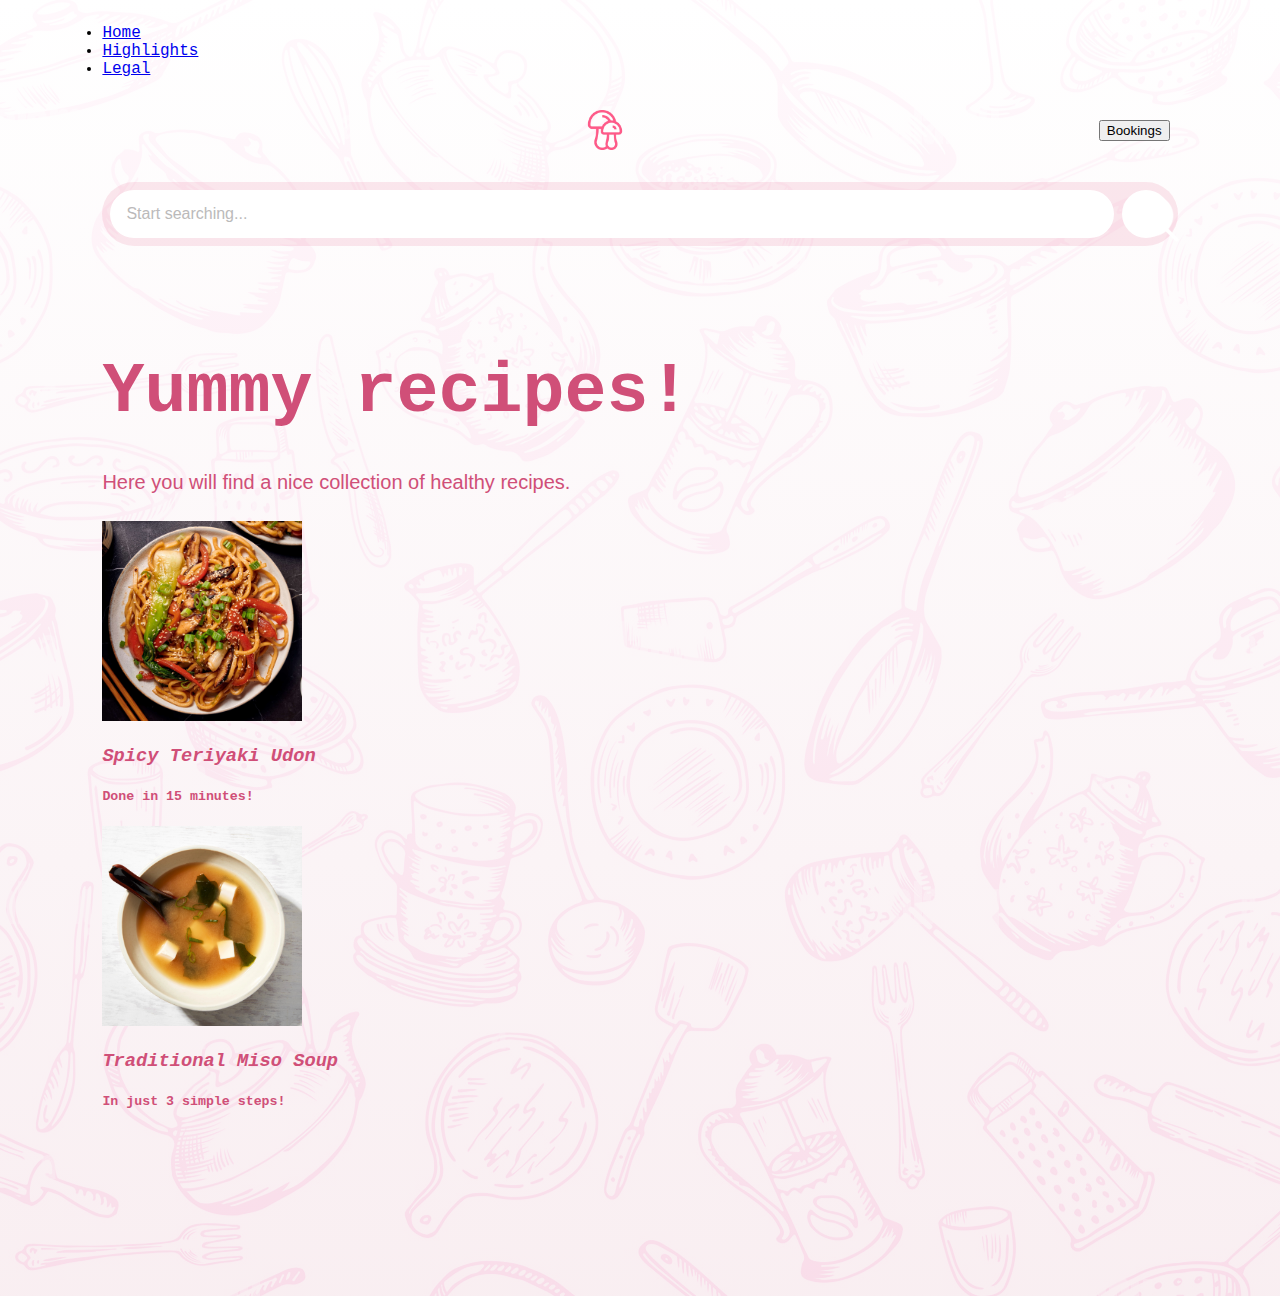
<file: index.html>
<!DOCTYPE html>
<html lang="en">
<head>
    <meta charset="UTF-8">
    <meta name="viewport" content="width=device-width, initial-scale=1.0">
    <title>Cooking recipes</title>
    <link rel="stylesheet" href="style.css">
    
</head>
<body>
<div class="container">
    <!-- Navigation -->
     <div class="off-screen-menu">
        <ul>
            <li><a href="index.html">Home</a></li>
            <li><a href="highlights.html">Highlights</a></li>
            <li><a href="legal.html">Legal</a></li>
        </ul>
     </div>
    <nav> 
        <div class="hamburger">
            <span></span>
            <span></span>
            <span></span>
        </div>
        <img src="./img/logo pink.png" class="logo">
        <button class="btn">Bookings</button>
    </nav> 
    <div>
        <form action="" class="search-bar">
            <input type="text" placeholder="Start searching..." name="q">
            <button type="submit"><img src="./img/search.png"></button>
        </form>
    </div>

    <!-- Content -->
    <div class="content">
        <h1><b>Yummy recipes!</b></h1>
        <h2>Here you will find a nice collection of healthy recipes.</h2> 
        <img src="./img/teriyaki.jpg" alt="Teriyaki" height="200" width="200">
        
        <h3><i>Spicy Teriyaki Udon</i></h3>
        <h5>Done in 15 minutes!</h5>
        
        <img src="./img/miso.jpeg" alt="Miso" height="200" width="200">
        <h3><i>Traditional Miso Soup</i></h3>
        <h5>In just 3 simple steps!</h5>    
    </div>
</div>      
</body>
</html>
</file>
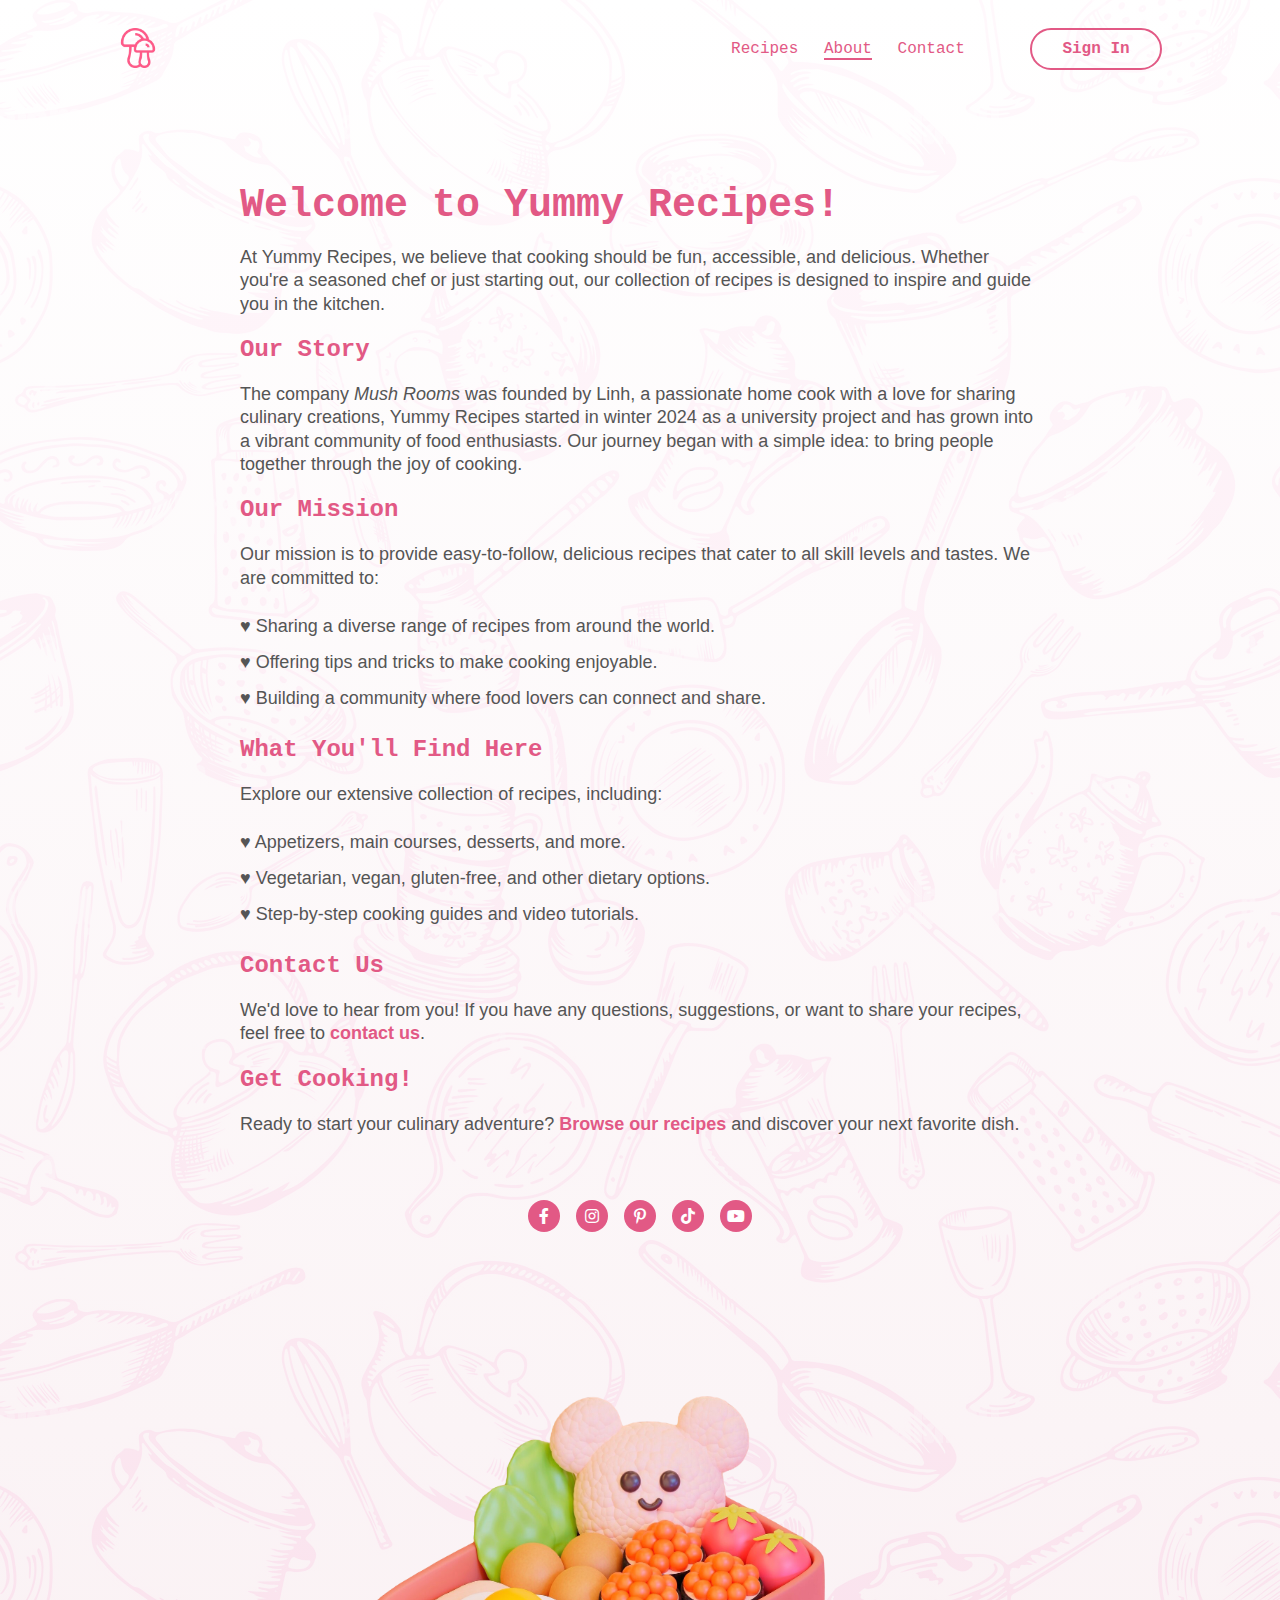
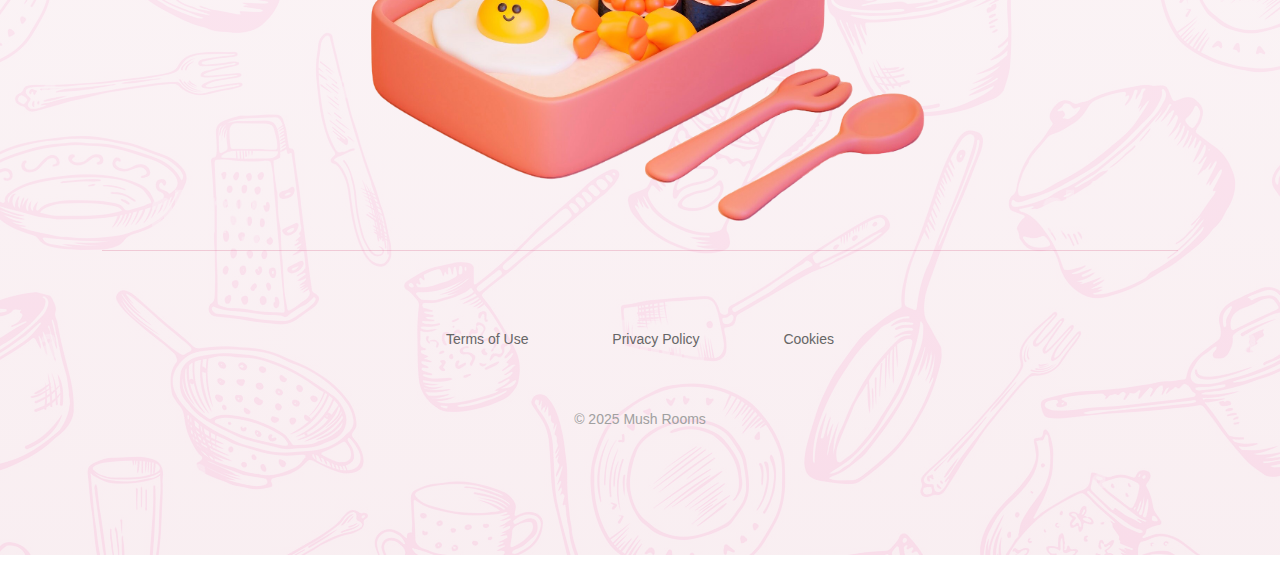
<file: about.html>
<!DOCTYPE html>
<html lang="en">
<head>
    <meta charset="UTF-8">
    <meta name="viewport" content="width=device-width, initial-scale=1.0">
    <title>About | Yummy Recipes</title>
    <link rel="stylesheet" href="style.css">
    <link href="https://cdnjs.cloudflare.com/ajax/libs/font-awesome/5.15.4/css/all.min.css" rel="stylesheet">
</head>
<body>
<div class="container">
    <!-- Navigation -->
    <nav>
        <a href="index.html">
            <img src="./img/logo pink.png" class="logo">
        </a>
        <ul>
            <li><a href="recipes.html">Recipes</a></li>
            <li class="active"><a href="about.html">About</a></li>
            <li><a href="contact.html">Contact</a></li>
            <li class="btn"><a href="login.html">Sign In</a></li>
    </nav> 
    <!-- About -->
    <div class="about-container">
        <div class="about">
        <h1>Welcome to Yummy Recipes!</h1>
        <p>
            At Yummy Recipes, we believe that cooking should be fun, accessible, and delicious. Whether you're a seasoned chef or just starting out, our collection of recipes is designed to inspire and guide you in the kitchen.
        </p>
        <h2>Our Story</h2>
        <p>
            The company <i>Mush Rooms</i> was founded by Linh, a passionate home cook with a love for sharing culinary creations, Yummy Recipes started in winter 2024 as a university project and has grown into a vibrant community of food enthusiasts. Our journey began with a simple idea: to bring people together through the joy of cooking.
        </p>
        <h2>Our Mission</h2>
        <p>
            Our mission is to provide easy-to-follow, delicious recipes that cater to all skill levels and tastes. We are committed to:
        </p>
        <ul>
            <li>♥ Sharing a diverse range of recipes from around the world.</li>
            <li>♥ Offering tips and tricks to make cooking enjoyable.</li>
            <li>♥ Building a community where food lovers can connect and share.</li>
        </ul>
        <h2>What You'll Find Here</h2>
        <p>
            Explore our extensive collection of recipes, including:
        </p>
        <ul>
            <li>♥ Appetizers, main courses, desserts, and more.</li>
            <li>♥ Vegetarian, vegan, gluten-free, and other dietary options.</li>
            <li>♥ Step-by-step cooking guides and video tutorials.</li>
        </ul>
        <h2>Contact Us</h2>
        <p>
            We'd love to hear from you! If you have any questions, suggestions, or want to share your recipes, feel free to <b><a href="contact.html">contact us</a></b>.
        </p>
        <h2>Get Cooking!</h2>
        <p>
            Ready to start your culinary adventure? <b><a href="recipes.html">Browse our recipes</a></b> and discover your next favorite dish.
        </p>
        <div class="social-links">
            <ul>
                <li><a href="https://www.facebook.com" target="_blank" aria-label="Facebook"><i class="fab fa-facebook-f"></i></a></li>
                <li><a href="https://www.instagram.com" target="_blank" aria-label="Instagram"><i class="fab fa-instagram"></i></a></li>
                <li><a href="https://www.pinterest.com" target="_blank" aria-label="Pinterest"><i class="fab fa-pinterest-p"></i></a></li>
                <li><a href="https://www.tiktok.com" target="_blank" aria-label="TikTok"><i class="fab fa-tiktok"></i></a></li>
                <li><a href="https://www.youtube.com" target="_blank" aria-label="YouTube"><i class="fab fa-youtube"></i></a></li>
            </ul>
        </div>
        </div>
    </div>
    <!-- Footer -->
    <div class="bento-container">
        <img src="./img/bento bottom.png" alt="bento bottom" class="bento-bottom">
    </div>
    <footer class="footer">
        <div class="footer-content">
            <a href="terms.html">Terms of Use</a>
            <a href="privacy.html">Privacy Policy</a>
            <a href="cookies.html">Cookies</a>
            <span>© 2025 Mush Rooms</span>
        </div>
    </footer>    
</div>      
<script scr="script.js"></script>
</body>
</html>
</file>
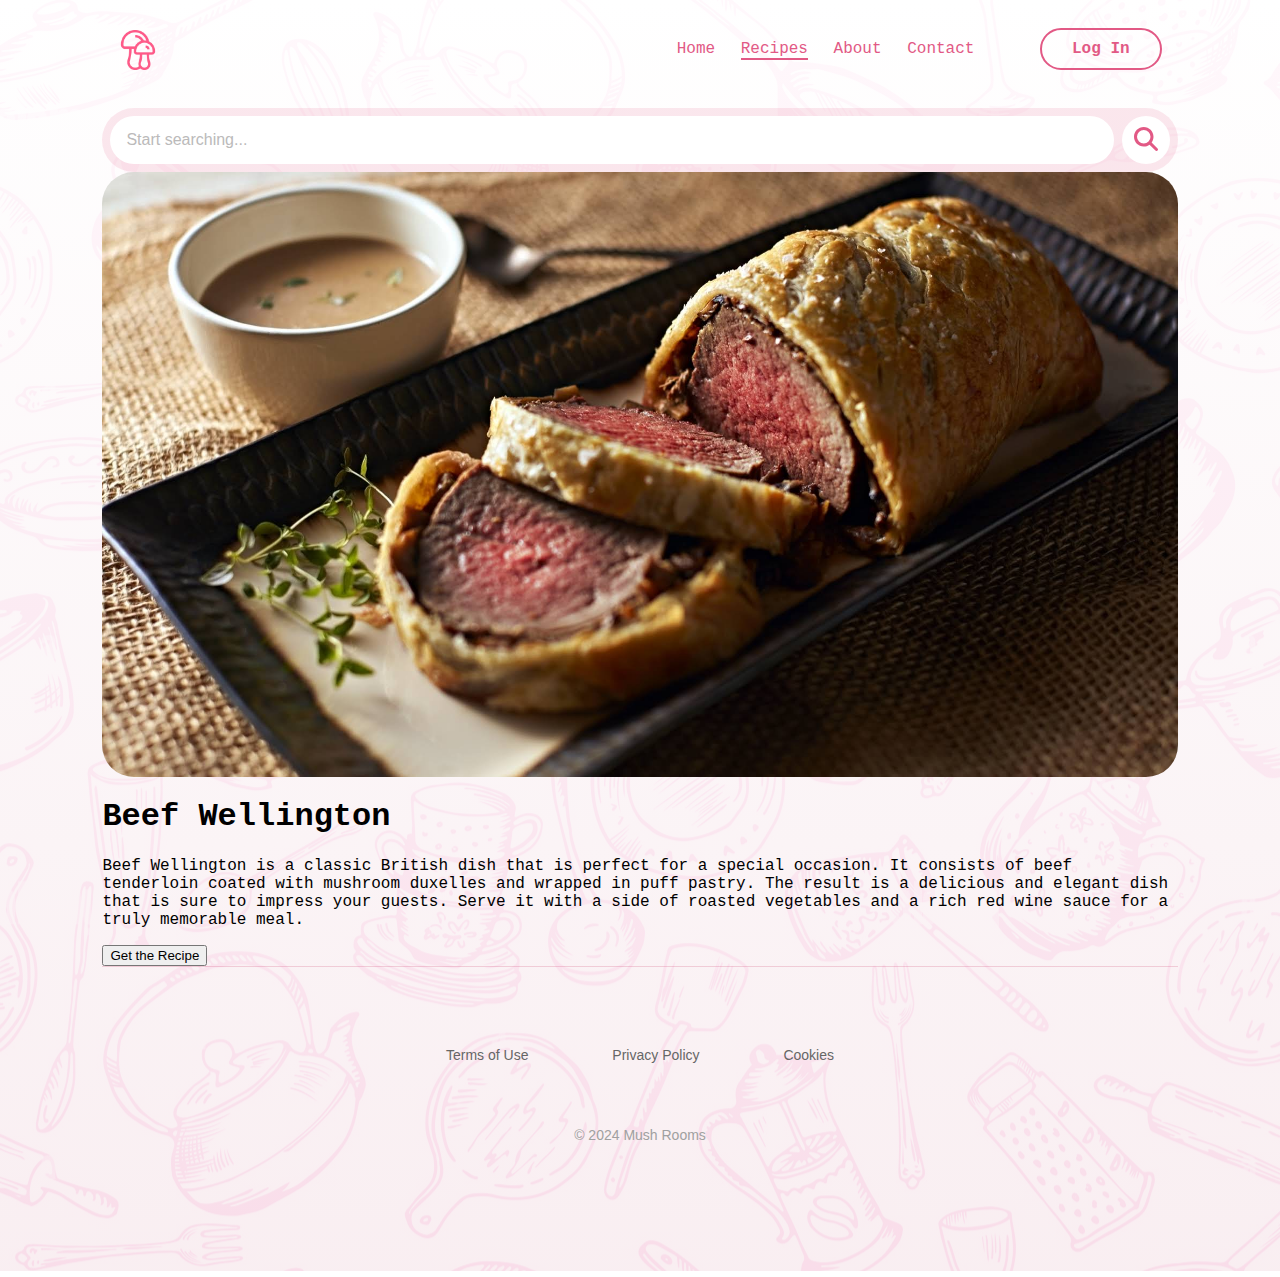
<file: beefwellington.html>
<!DOCTYPE html>
<html lang="en">
<head>
    <meta charset="UTF-8">
    <meta name="viewport" content="width=device-width, initial-scale=1.0">
    <title>Cooking recipes</title>
    <link rel="stylesheet" href="style.css">
</head>
<body>
<div class="container">
    <!-- Navigation -->
    <nav>
        <img src="./img/logo pink.png" class="logo">
        <ul>
            <li><a href="index.html">Home</a></li>
            <li class="active"><a href="recipes.html">Recipes</a></li>
            <li><a href="about.html">About</a></li>
            <li><a href="contact.html">Contact</a></li>
            <li class="btn"><a href="login.html">Log In</a></li>
    </nav> 
    <div>
    <form action="" class="search-bar">
        <input type="text" placeholder="Start searching..." name="q">
        <button type="submit" class="search-btn">
            <!-- Default Pink Icon -->
            <svg class="search-icon" xmlns="http://www.w3.org/2000/svg" viewBox="0 0 512 512">
                <path fill="#e25985" d="M416 208c0 45.9-14.9 88.3-40 122.7L502.6 457.4c12.5 12.5 12.5 32.8 0 45.3s-32.8 12.5-45.3 0L330.7 376c-34.4 25.2-76.8 40-122.7 40C93.1 416 0 322.9 0 208S93.1 0 208 0S416 93.1 416 208zM208 352a144 144 0 1 0 0-288 144 144 0 1 0 0 288z"/>
            </svg>
            <!-- White Icon for Hover -->
            <svg class="white-icon" xmlns="http://www.w3.org/2000/svg" viewBox="0 0 512 512" style="display: none;">
                <path fill="#ffffff" d="M416 208c0 45.9-14.9 88.3-40 122.7L502.6 457.4c12.5 12.5 12.5 32.8 0 45.3s-32.8 12.5-45.3 0L330.7 376c-34.4 25.2-76.8 40-122.7 40C93.1 416 0 322.9 0 208S93.1 0 208 0S416 93.1 416 208zM208 352a144 144 0 1 0 0-288 144 144 0 1 0 0 288z"/>
            </svg>
        </button>
    </form>
    </div>
    <!-- Recipe -->
    <div class="recipe-image-container">
        <img src="./img/beef wellington.jpg" alt="Beef Wellington" class="recipe-img">
    </div>
    <div>
        <h1>Beef Wellington</h1>
        <p>Beef Wellington is a classic British dish that is perfect for a special occasion. It consists of beef tenderloin coated with mushroom duxelles and wrapped in puff pastry. The result is a delicious and elegant dish that is sure to impress your guests. Serve it with a side of roasted vegetables and a rich red wine sauce for a truly memorable meal.</p>
        <button class="btn">Get the Recipe</button>
    </div>
    <!-- Footer -->
    <div img src="./img/ramen bottom.png" class="footer-img"></div>
    <footer class="footer">
        <div class="footer-content">
            <a href="terms.html">Terms of Use</a>
            <a href="privacy.html">Privacy Policy</a>
            <a href="cookies.html">Cookies</a>
            <span>© 2024 Mush Rooms</span>
        </div>
    </footer>
    </div>                
<script scr="script.js"></script>
</body>
</html>
</file>
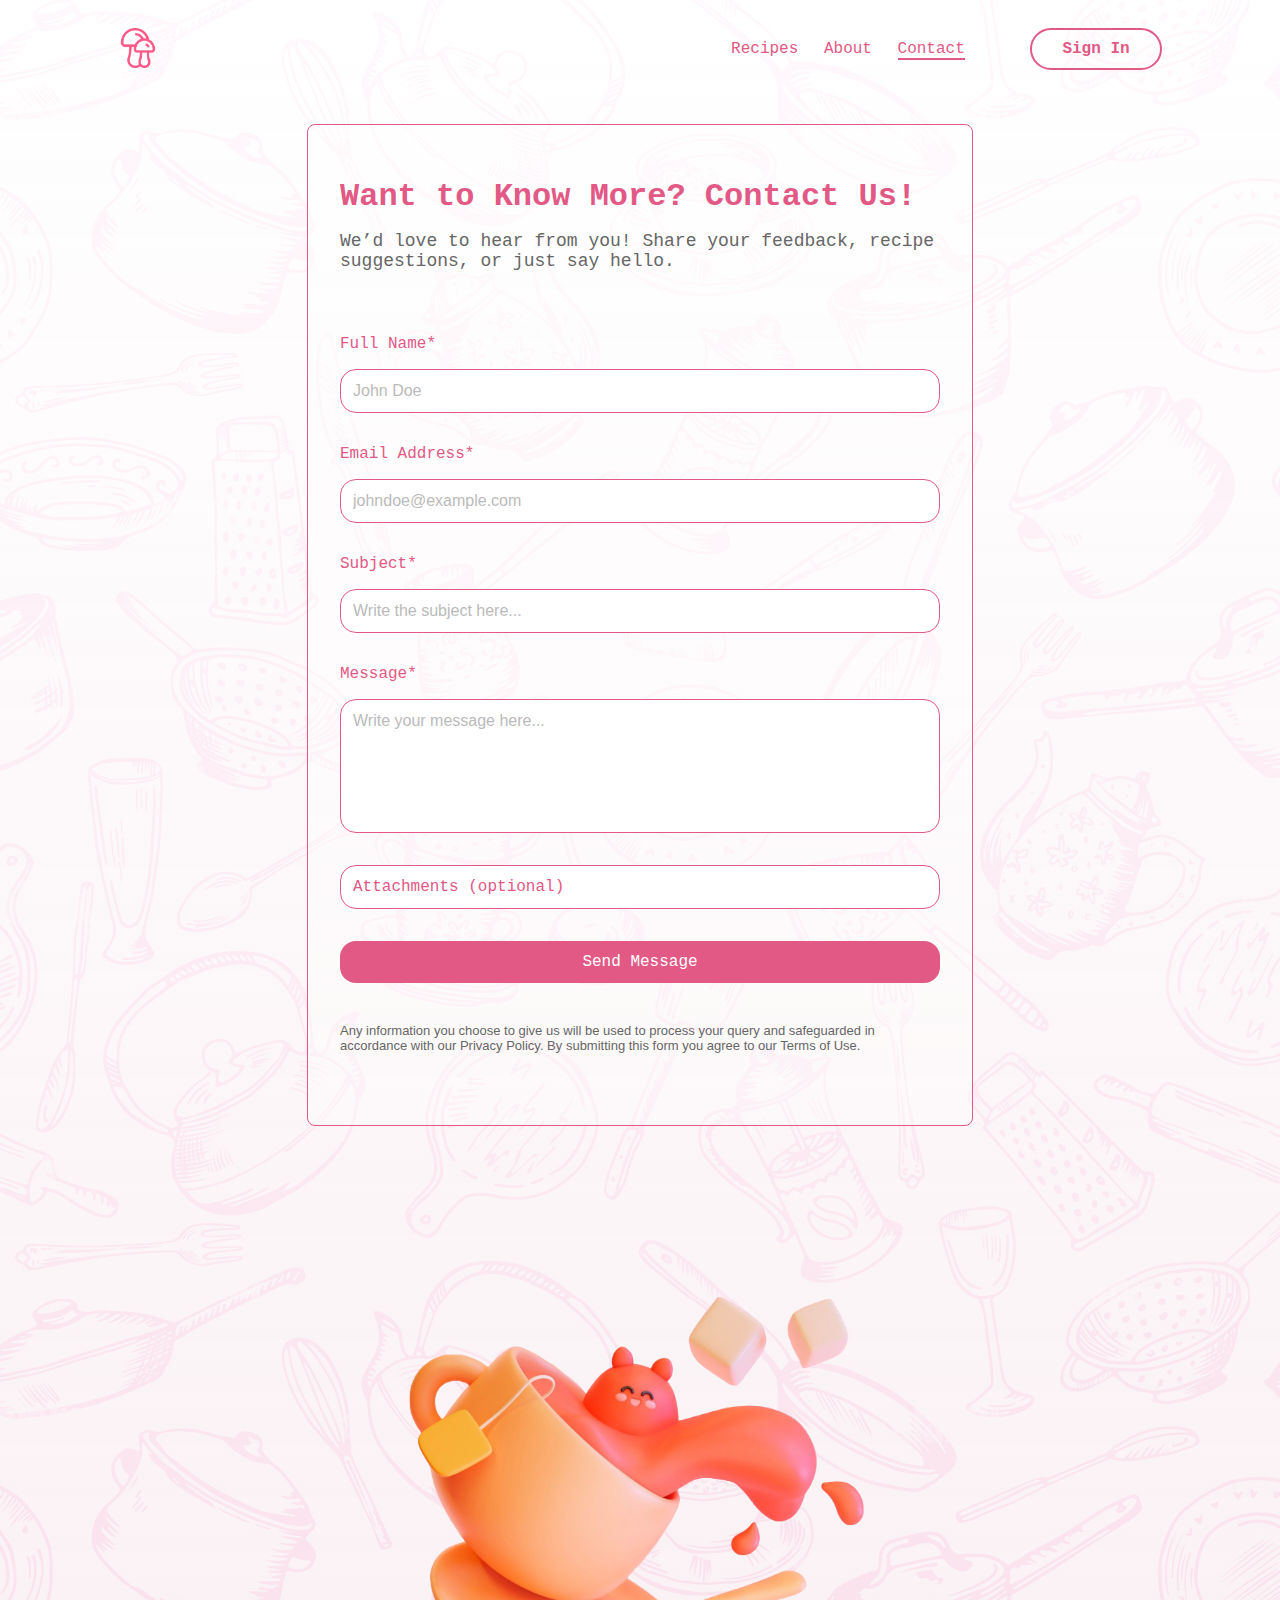
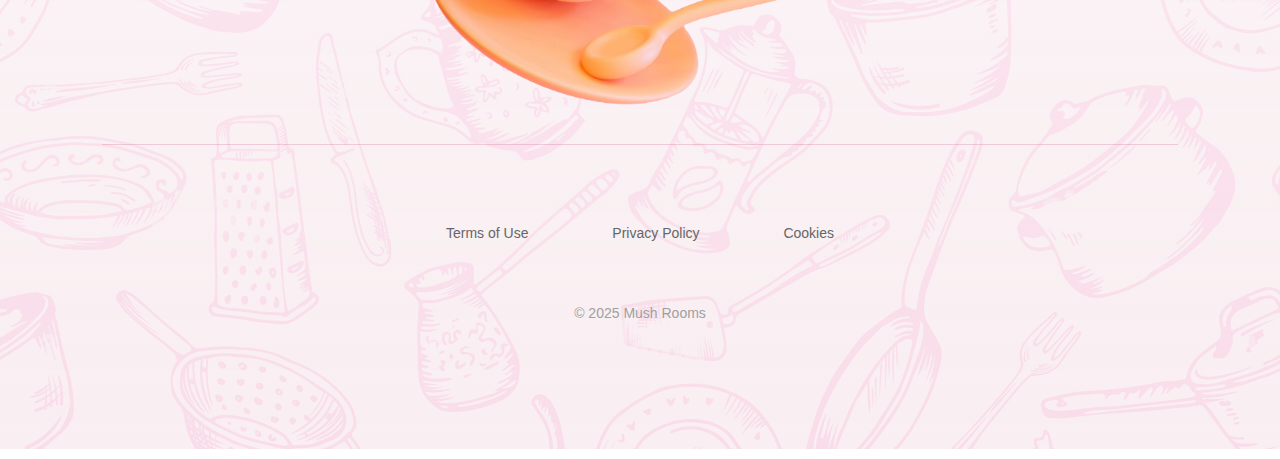
<file: contact.html>
<!DOCTYPE html>
<html lang="en">
<head>
    <meta charset="UTF-8">
    <meta name="viewport" content="width=device-width, initial-scale=1.0">
    <title>Contact Page | Yummy Recipes</title>
    <link rel="stylesheet" href="style.css">
</head>
<body>
<div class="container">
    <!-- Navigation -->
    <nav>
        <a href="index.html">
            <img src="./img/logo pink.png" class="logo">
        </a>
        <ul>
            <li><a href="recipes.html">Recipes</a></li>
            <li><a href="about.html">About</a></li>
            <li class="active"><a href="contact.html">Contact</a></li>
            <li class="btn"><a href="login.html">Sign In</a></li>
    </nav> 
    <div>
</div>
    <!-- Form -->
    <main>
        <section class="contact-section">
            <h1>Want to Know More? Contact Us!</h1>
            <h2>We’d love to hear from you! Share your feedback, recipe suggestions, or just say hello.</h2>
            <form action="submit_form.php" method="POST" class="contact-form">
                <label for="name">Full Name*</label>
                <input type="text" id="name" name="name" placeholder="John Doe" required>
                
                <label for="email">Email Address*</label>
                <input type="email" id="email" name="email" placeholder="johndoe@example.com" required>
                
                <label for="email">Subject*</label>
                <input type="text" id="subject" name="subject" placeholder="Write the subject here..." required>

                <label for="message">Message*</label>
                <textarea id="message" name="message" placeholder="Write your message here..." rows="6" required></textarea>
                
                <label for="attachment">Attachments (optional)</label>
                <input type="file" id="attachment" name="attachment" accept=".jpg,.jpeg,.png,.pdf,.doc,.docx">

                <button type="submit" class="submit-btn">Send Message</button>
            </form>
            <p>Any information you choose to give us will be used to process your query and safeguarded in accordance with our Privacy Policy. By submitting this form you agree to our Terms of Use.</p>
        </section>
    </main>
    <!-- Footer -->
    <div class="bento-container">
        <img src="./img/tea bottom.png" alt="tea bottom" class="bento-bottom">
    </div>
    <div img src="./img/ramen bottom.png" class="footer-img"></div>
    <footer class="footer">
        <div class="footer-content">
            <a href="terms.html">Terms of Use</a>
            <a href="privacy.html">Privacy Policy</a>
            <a href="cookies.html">Cookies</a>
            <span>© 2025 Mush Rooms</span>
        </div>
    </footer>
<script scr="script.js"></script>
</body>
</html>
</file>
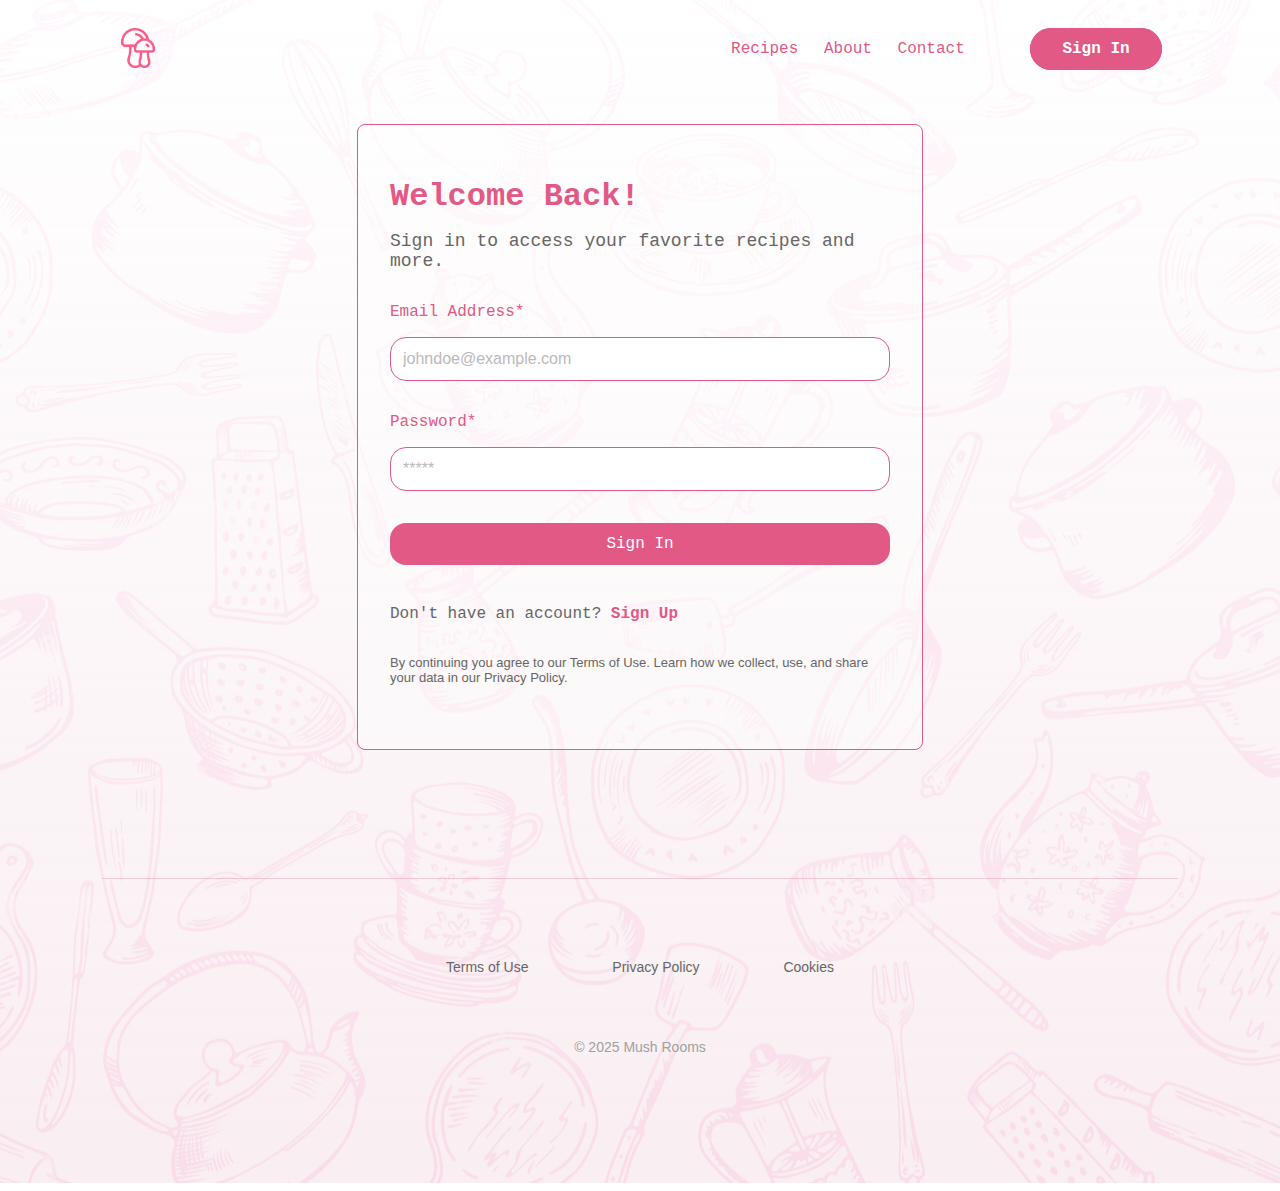
<file: login.html>
<!DOCTYPE html>
<html lang="en">
<head>
    <meta charset="UTF-8">
    <meta name="viewport" content="width=device-width, initial-scale=1.0">
    <title>Sign In | Yummy Recipes</title>
    <link rel="stylesheet" href="style.css">
</head>
<body>
<div class="container">
    <!-- Navigation -->
    <nav>
        <a href="index.html">
            <img src="./img/logo pink.png" class="logo">
        </a>
        <ul>
            <li><a href="recipes.html">Recipes</a></li>
            <li><a href="about.html">About</a></li>
            <li><a href="contact.html">Contact</a></li>
            <li class="btn active"><a href="login.html">Sign In</a></li>
    </nav> 
    <div>
        <div class="sign-in-container">
            <div class="form-box">
                <h1>Welcome Back!</h1>
                <h2>Sign in to access your favorite recipes and more.</h2>
                <form action="login.php" method="POST" class="sign-in-form">
                    <label for="email">Email Address*</label>
                    <input type="email" id="email" name="email" placeholder="johndoe@example.com" required>
                    
                    <label for="password">Password*</label>
                    <input type="password" id="password" name="password" placeholder="*****" required>
                    
                    <button type="submit" class="sign-in-btn">Sign In</button>
                </form>
                <p class="form-footer">
                    Don't have an account? <a href="register.html">Sign Up</a>
                <p class="form-legal">
                    By continuing you agree to our Terms of Use. Learn how we collect, use, and share your data in our Privacy Policy.
                </p>
            </div>
        </div>
    </div>  
        <!-- Footer -->
        <div img src="./img/ramen bottom.png" class="footer-img"></div>
        <footer class="footer">
            <div class="footer-content">
                <a href="terms.html">Terms of Use</a>
                <a href="privacy.html">Privacy Policy</a>
                <a href="cookies.html">Cookies</a>
                <span>© 2025 Mush Rooms</span>
            </div>
        </footer>      
</div>      
<script scr="script.js"></script>
</body>
</html>
</file>
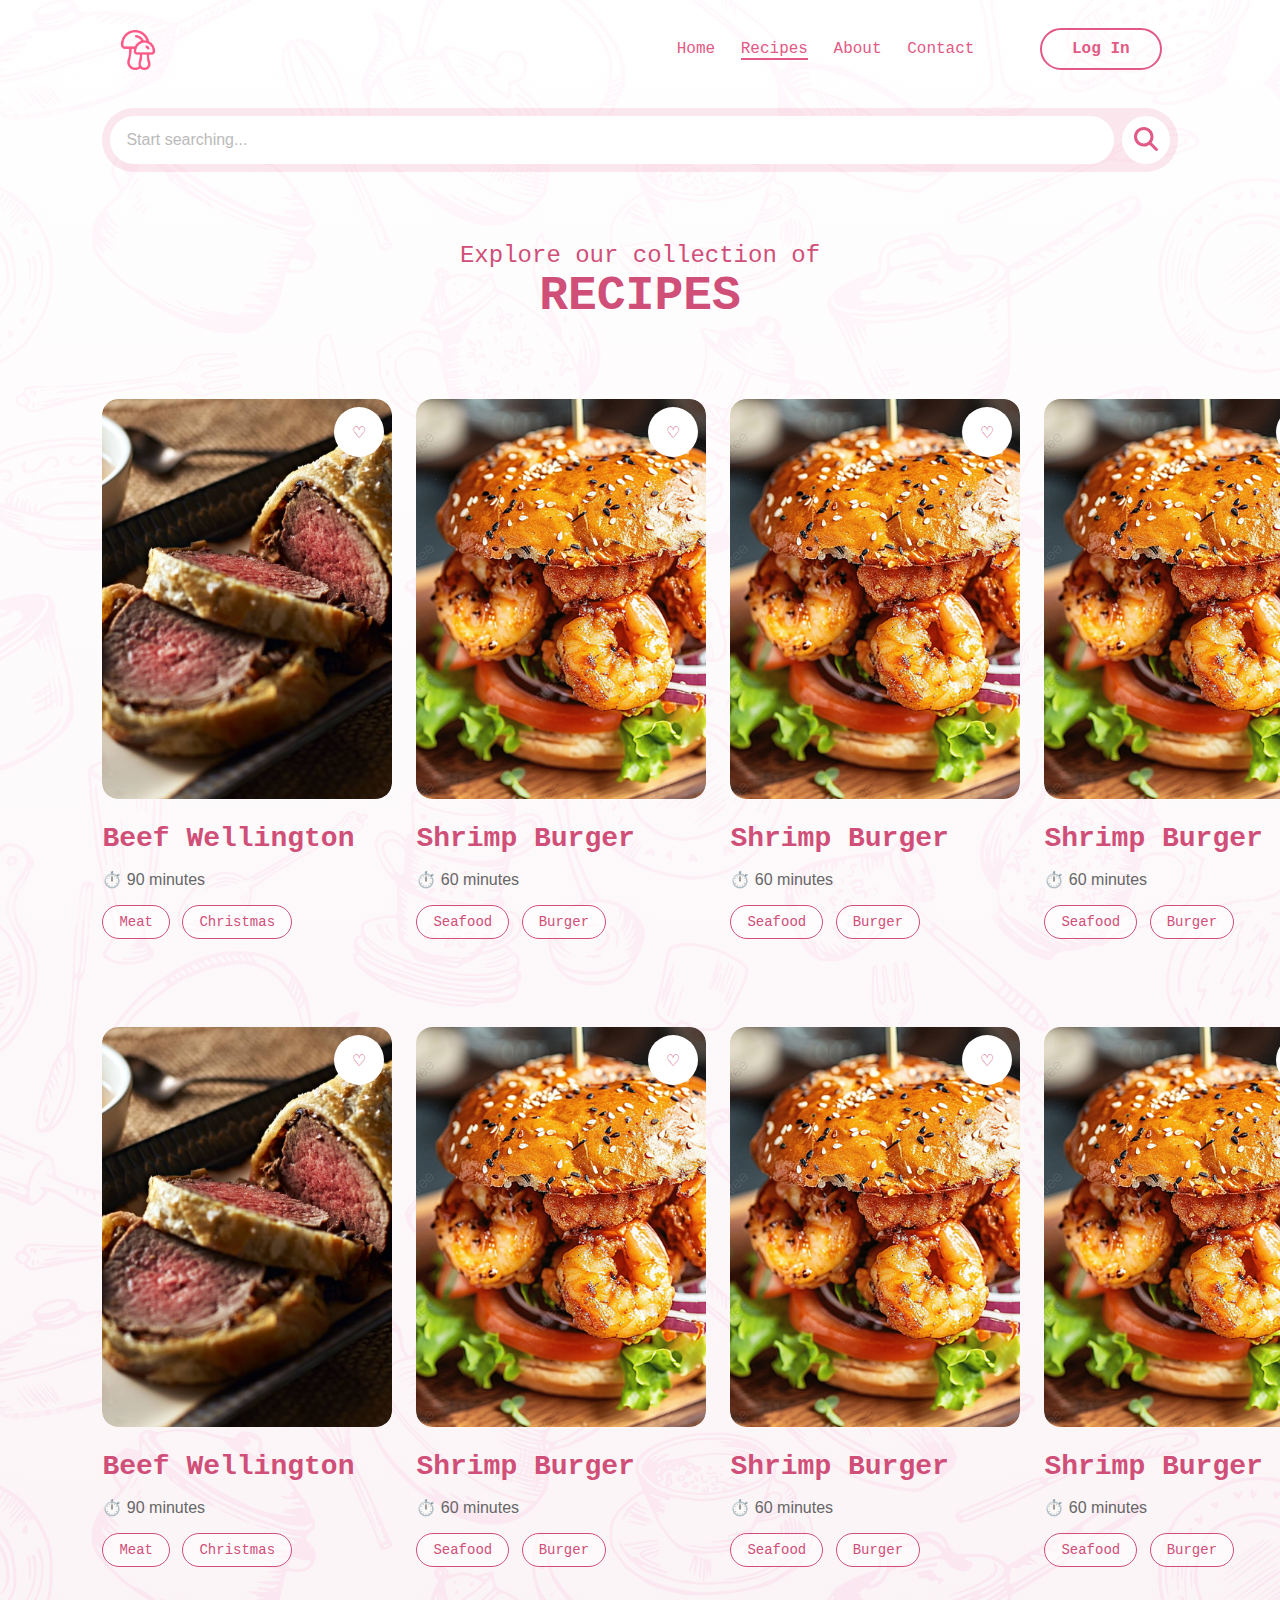
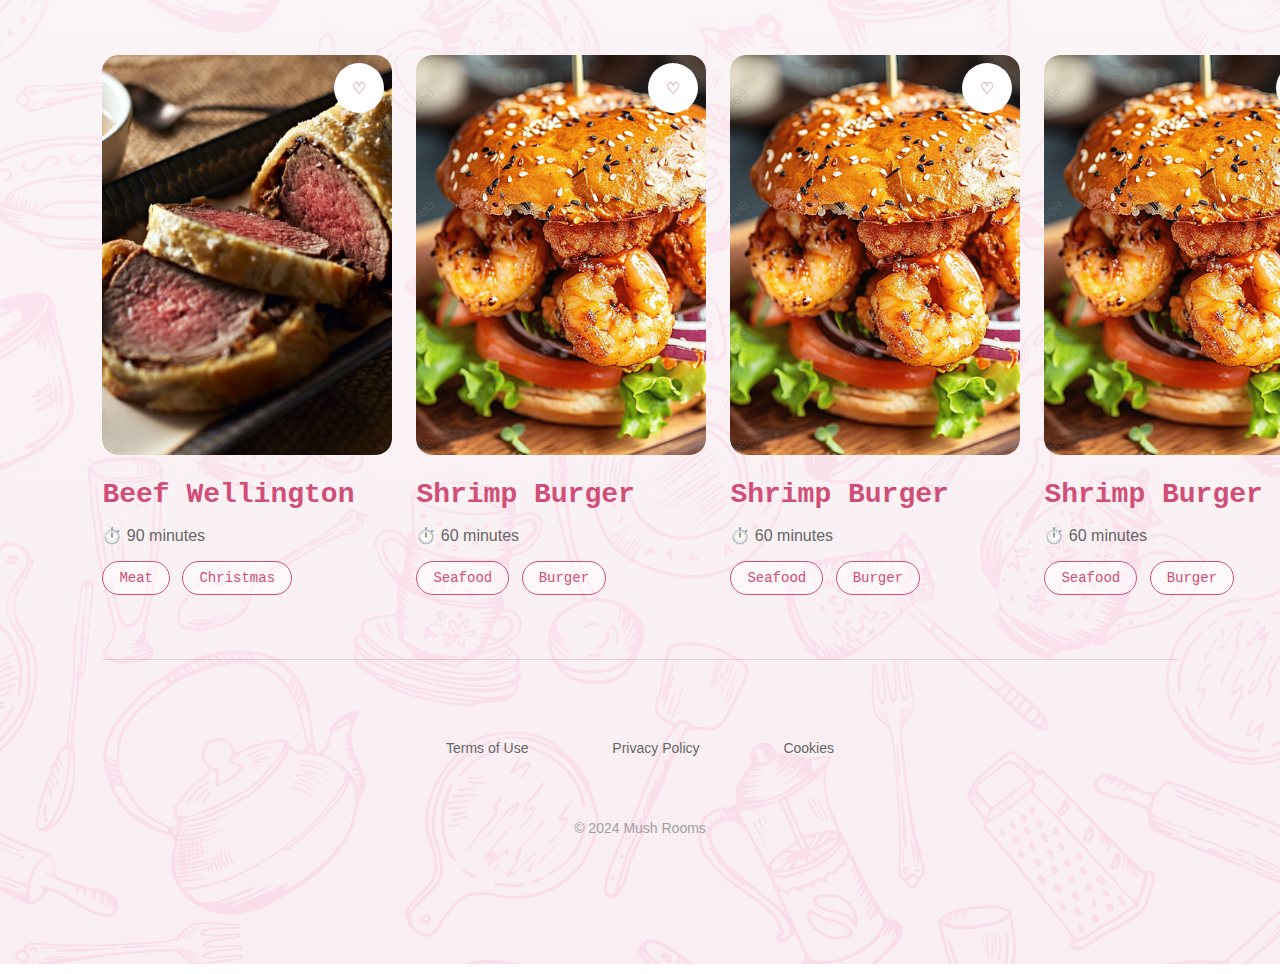
<file: recipes.html>
<!DOCTYPE html>
<html lang="en">
<head>
    <meta charset="UTF-8">
    <meta name="viewport" content="width=device-width, initial-scale=1.0">
    <title>Cooking recipes</title>
    <link rel="stylesheet" href="style.css">
</head>
<body>
<div class="container">
    <!-- Navigation -->
    <nav>
        <img src="./img/logo pink.png" class="logo">
        <ul>
            <li><a href="index.html">Home</a></li>
            <li class="active"><a href="recipes.html">Recipes</a></li>
            <li><a href="about.html">About</a></li>
            <li><a href="contact.html">Contact</a></li>
            <li class="btn"><a href="login.html">Log In</a></li>
    </nav> 
    <div>
    <form action="" class="search-bar">
        <input type="text" placeholder="Start searching..." name="q">
        <button type="submit" class="search-btn">
            <!-- Default Pink Icon -->
            <svg class="search-icon" xmlns="http://www.w3.org/2000/svg" viewBox="0 0 512 512">
                <path fill="#e25985" d="M416 208c0 45.9-14.9 88.3-40 122.7L502.6 457.4c12.5 12.5 12.5 32.8 0 45.3s-32.8 12.5-45.3 0L330.7 376c-34.4 25.2-76.8 40-122.7 40C93.1 416 0 322.9 0 208S93.1 0 208 0S416 93.1 416 208zM208 352a144 144 0 1 0 0-288 144 144 0 1 0 0 288z"/>
            </svg>
            <!-- White Icon for Hover -->
            <svg class="white-icon" xmlns="http://www.w3.org/2000/svg" viewBox="0 0 512 512" style="display: none;">
                <path fill="#ffffff" d="M416 208c0 45.9-14.9 88.3-40 122.7L502.6 457.4c12.5 12.5 12.5 32.8 0 45.3s-32.8 12.5-45.3 0L330.7 376c-34.4 25.2-76.8 40-122.7 40C93.1 416 0 322.9 0 208S93.1 0 208 0S416 93.1 416 208zM208 352a144 144 0 1 0 0-288 144 144 0 1 0 0 288z"/>
            </svg>
        </button>
    </form>
    </div>
    <!-- Header -->
     <div class="recipes-header">
        <h2>Explore our collection of</h2>
        <h1>RECIPES</h1>
    </div>
<!-- Recipe Cards Section -->
<div class="recipe-rows">
    <!-- Row 1 -->
    <div class="recipe-row">
        <div class="recipe-card">
            <a href="beefwellington.html" class="recipe-link">
                <div class="image-container">
                    <img src="./img/beef wellington.jpg" alt="Beef Wellington">
                    <button class="favorite-btn" onclick="toggleFavorite(this)">♡</button>
                </div>
                <div class="recipe-details">
                    <h2 class="recipe-title">Beef Wellington</h2>
                    <p class="recipe-duration">⏱️ 90 minutes</p>
                    <div class="recipe-tags">
                        <span class="tag">Meat</span>
                        <span class="tag">Christmas</span>
                </div>
                </div>
            </a>
        </div>
        <div class="recipe-card">
            <div class="image-container">
                <img src="./img/shrimp burger.jpg" alt="Shrimp Burger">
                <button class="favorite-btn" onclick="toggleFavorite(this)">♡</button>
            </div>
            <div class="recipe-details">
                <h2 class="recipe-title">Shrimp Burger</h2>
                <p class="recipe-duration">⏱️ 60 minutes</p>
                <div class="recipe-tags">
                    <span class="tag">Seafood</span>
                    <span class="tag">Burger</span>
            </div>
            </div>
        </div>
        <div class="recipe-card">
            <div class="image-container">
                <img src="./img/shrimp burger.jpg" alt="Shrimp Burger">
                <button class="favorite-btn" onclick="toggleFavorite(this)">♡</button>
            </div>
            <div class="recipe-details">
                <h2 class="recipe-title">Shrimp Burger</h2>
                <p class="recipe-duration">⏱️ 60 minutes</p>
                <div class="recipe-tags">
                    <span class="tag">Seafood</span>
                    <span class="tag">Burger</span>
            </div>
            </div>
        </div>
        <div class="recipe-card">
            <div class="image-container">
                <img src="./img/shrimp burger.jpg" alt="Shrimp Burger">
                <button class="favorite-btn" onclick="toggleFavorite(this)">♡</button>
            </div>
            <div class="recipe-details">
                <h2 class="recipe-title">Shrimp Burger</h2>
                <p class="recipe-duration">⏱️ 60 minutes</p>
                <div class="recipe-tags">
                    <span class="tag">Seafood</span>
                    <span class="tag">Burger</span>
            </div>
            </div>
        </div>
    </div>
    <!-- Row 2 -->
    <div class="recipe-row">
        <div class="recipe-card">
            <a href="beefwellington.html" class="recipe-link">
                <div class="image-container">
                    <img src="./img/beef wellington.jpg" alt="Beef Wellington">
                    <button class="favorite-btn" onclick="toggleFavorite(this)">♡</button>
                </div>
                <div class="recipe-details">
                    <h2 class="recipe-title">Beef Wellington</h2>
                    <p class="recipe-duration">⏱️ 90 minutes</p>
                    <div class="recipe-tags">
                        <span class="tag">Meat</span>
                        <span class="tag">Christmas</span>
                </div>
                </div>
            </a>
        </div>
        <div class="recipe-card">
            <div class="image-container">
                <img src="./img/shrimp burger.jpg" alt="Shrimp Burger">
                <button class="favorite-btn" onclick="toggleFavorite(this)">♡</button>
            </div>
            <div class="recipe-details">
                <h2 class="recipe-title">Shrimp Burger</h2>
                <p class="recipe-duration">⏱️ 60 minutes</p>
                <div class="recipe-tags">
                    <span class="tag">Seafood</span>
                    <span class="tag">Burger</span>
            </div>
            </div>
        </div>
        <div class="recipe-card">
            <div class="image-container">
                <img src="./img/shrimp burger.jpg" alt="Shrimp Burger">
                <button class="favorite-btn" onclick="toggleFavorite(this)">♡</button>
            </div>
            <div class="recipe-details">
                <h2 class="recipe-title">Shrimp Burger</h2>
                <p class="recipe-duration">⏱️ 60 minutes</p>
                <div class="recipe-tags">
                    <span class="tag">Seafood</span>
                    <span class="tag">Burger</span>
            </div>
            </div>
        </div>
        <div class="recipe-card">
            <div class="image-container">
                <img src="./img/shrimp burger.jpg" alt="Shrimp Burger">
                <button class="favorite-btn" onclick="toggleFavorite(this)">♡</button>
            </div>
            <div class="recipe-details">
                <h2 class="recipe-title">Shrimp Burger</h2>
                <p class="recipe-duration">⏱️ 60 minutes</p>
                <div class="recipe-tags">
                    <span class="tag">Seafood</span>
                    <span class="tag">Burger</span>
            </div>
            </div>
        </div>
    </div>   
    <!-- Row 3 -->
    <div class="recipe-row">
        <div class="recipe-card">
            <a href="beefwellington.html" class="recipe-link">
                <div class="image-container">
                    <img src="./img/beef wellington.jpg" alt="Beef Wellington">
                    <button class="favorite-btn" onclick="toggleFavorite(this)">♡</button>
                </div>
                <div class="recipe-details">
                    <h2 class="recipe-title">Beef Wellington</h2>
                    <p class="recipe-duration">⏱️ 90 minutes</p>
                    <div class="recipe-tags">
                        <span class="tag">Meat</span>
                        <span class="tag">Christmas</span>
                </div>
                </div>
            </a>
        </div>
        <div class="recipe-card">
            <div class="image-container">
                <img src="./img/shrimp burger.jpg" alt="Shrimp Burger">
                <button class="favorite-btn" onclick="toggleFavorite(this)">♡</button>
            </div>
            <div class="recipe-details">
                <h2 class="recipe-title">Shrimp Burger</h2>
                <p class="recipe-duration">⏱️ 60 minutes</p>
                <div class="recipe-tags">
                    <span class="tag">Seafood</span>
                    <span class="tag">Burger</span>
            </div>
            </div>
        </div>
        <div class="recipe-card">
            <div class="image-container">
                <img src="./img/shrimp burger.jpg" alt="Shrimp Burger">
                <button class="favorite-btn" onclick="toggleFavorite(this)">♡</button>
            </div>
            <div class="recipe-details">
                <h2 class="recipe-title">Shrimp Burger</h2>
                <p class="recipe-duration">⏱️ 60 minutes</p>
                <div class="recipe-tags">
                    <span class="tag">Seafood</span>
                    <span class="tag">Burger</span>
            </div>
            </div>
        </div>
        <div class="recipe-card">
            <div class="image-container">
                <img src="./img/shrimp burger.jpg" alt="Shrimp Burger">
                <button class="favorite-btn" onclick="toggleFavorite(this)">♡</button>
            </div>
            <div class="recipe-details">
                <h2 class="recipe-title">Shrimp Burger</h2>
                <p class="recipe-duration">⏱️ 60 minutes</p>
                <div class="recipe-tags">
                    <span class="tag">Seafood</span>
                    <span class="tag">Burger</span>
            </div>
            </div>
        </div>
    </div>         
</div>
    <!-- Footer -->
    <div img src="./img/ramen bottom.png" class="footer-img"></div>
    <footer class="footer">
        <div class="footer-content">
            <a href="terms.html">Terms of Use</a>
            <a href="privacy.html">Privacy Policy</a>
            <a href="cookies.html">Cookies</a>
            <span>© 2024 Mush Rooms</span>
        </div>
    </footer>
    </div>                
<script scr="script.js"></script>
</body>
</html>
</file>
<file: style.css>
.container{
    min-height: 100vh;
    background-image: linear-gradient(rgba(255, 255, 255, 0.904),rgba(247, 233, 237, 0.752)), url(./img/background.png);
    background-size: auto;
    background-position: top left;
    padding: 8px 8%;
}

/* Fonts ----------------------------------------------------------------------------------------------*/ 
@font-face {
    font-family: 'Regio Mono Regular';
    src: 
        url('./font/RegioMono-Regular.otf') format('otf'); 
    font-weight: 50;
    font-style: normal;

    font-family: 'Regio Mono Bold';
    src: 
        url('./font/RegioMono-Bold.otf') format('otf'); 
    font-weight: 100;
    font-style: normal;

    font-family: 'Lucida Sans', sans-serif;
    src:
        url('./font/LucidaSans-Regular.ttf') format('ttf');
}

body {
    font-family: 'Regio Mono', monospace;
    margin: 0;
    padding: 0;
}

/* Navigation ----------------------------------------------------------------------------------------------*/ 
.logo {
    width: 40px;
    margin: 8px;
}

ul {
    padding-inline-start: 0
}
nav {
    padding: 8px;
    display: flex;
    justify-content: space-between;
    align-items: center;
}

nav ul {
    font-family: 'Regio Mono', monospace;
    list-style: none;
    display: inline-block;
    text-align: left;
    padding-left: 16px;
}

nav ul li {
    display: inline-block;
    margin: 8px;
    font-size: 16px;
    margin-bottom: 10px;
}
nav ul li a {
    text-decoration: none;
    color: rgb(226, 89, 133);
   
    font-size: 16px;
    font-weight: medium;
    border-bottom: 2px solid transparent;
    transition: .4s ease;
}
nav ul li:not(:last-child) a:hover,
nav ul li:not(:last-child) a.focus {
    border-bottom: 2px solid rgb(226, 89, 133);
}
nav ul li.active a{
    border-bottom: 2px solid rgb(226, 89, 133);
}

nav ul li.btn a{
    background: #ffffff00;
    white-space: nowrap;
    padding: 10px 30px;
    border: 2px solid rgb(226, 89, 133);
    border-radius: 24px;
    color: rgb(226, 89, 133)f;
    font-family: 'Regio Mono', monospace;
    font-size: 16px;
    font-weight: 600;
    margin-left: 40px;
    margin-right: 0px;
    cursor: pointer;
}

nav ul li.btn:hover a {
    border: 2px solid rgb(226, 89, 133);
    background-color: rgb(226, 89, 133);
    color: #fff;
    transition: all 0.5s ease;
}

nav ul li.btn.active a {
    border: 2px solid rgb(226, 89, 133);
    background-color: rgb(226, 89, 133); 
    color: #fff;
    transition: all 0.5s ease;
}

@media (max-width: 768px) {
    nav {
        padding: 16px; /* Increase padding for better spacing on mobile */
        flex-direction: column; /* Stack the nav items vertically */
        align-items: center; /* Center align the items */
        gap: 1.5rem; /* Add gap between items */
    }

    .logo {
        width: 50px; /* Make the logo slightly bigger on mobile */
        margin: 16px; /* Increase the margin for better spacing */
    }

    nav ul {
        display: flex; /* Use flex for horizontal layout */
        flex-direction: column; /* Stack nav items vertically */
        align-items: center; /* Center align nav items */
        padding-left: 0; /* Remove padding */
        gap: 1.5rem; /* Add space between list items */
    }

    nav ul li {
        font-size: 18px; /* Increase font size for better readability on mobile */
        margin: 0; /* Remove margin between items */
    }

    nav ul li a {
        font-size: 18px; /* Increase font size for better readability */
        padding: 8px 0; /* Add vertical padding for touch targets */
    }

    nav ul li.btn a {
        padding: 12px 25px; /* Adjust button padding for better touchability */
        margin-left: 0; /* Remove left margin */
        margin-right: 0; /* Remove right margin */
    }

    nav ul li.active a {
        border-bottom: 2px solid rgb(226, 89, 133); /* Keep active state styling */
    }
}

/* Search ----------------------------------------------------------------------------------------------*/ 
.search-bar {
    background: rgba(226, 89, 132, 0.141);
    display: flex;
    border-radius: 60px;   
    padding: 8px 8px; 
    margin-top: 16px;
}

.search-bar input {
    font-family: 'Lucida Sans', sans-serif;
    font-size: medium;
    flex: 1;
    border: 0;
    border-radius: 60px;
    outline: none;
    padding: 8px 16px;
    font-size: 16px;
    color: rgb(226, 89, 133);
}

::placeholder {
    color: #bbbaba;
    font-family: 'Lucida Sans', sans-serif;
    font-size: medium;
}

.search-bar button svg {
    width: 24px;
    transition: opacity 0.3s ease;
}

.search-bar button:hover .white-icon {
    display: block; /* Show the white icon on hover */
}

.search-bar button {
    margin-left: 8px;
    border: 0;
    border-radius: 50%;
    width: 48px;
    height: 48px;
    background:#fff;
    cursor: pointer;
}

.search-bar button:hover {
    background: rgb(226, 89, 133);
    transition: all 0.3s ease;
}

/* Hero ----------------------------------------------------------------------------------------------*/ 
.content {
    font-family: 'Regio Mono', monospace;
    margin-top: 104px;
    margin-bottom: 20vh;
    color: rgb(208, 79, 120);
}

.content h1 {
    font-family: 'Regio Mono', monospace;
    font-size: 70px;
    font-weight: 400;
    line-height: 85px;
    margin-bottom: 32px;
}

.content h2 {
    font-family: 'Lucida Sans', sans-serif;
    font-weight: normal;
    font-size: 20px;
    line-height: 30px;
    margin-bottom: 24px;
}

.hero-text {
    width: auto;
}

.top-wrapper {
    display: flex;
    align-items: center;
    margin-bottom: 40px;
}

.top-wrapper img {
    width: 400px;
    height: 350px;
}

.top-wrapper img:hover {
    transform: rotate(10deg);
    transition: 0.3s ease;
}

@media (max-width: 768px) {
    .content {
        margin-top: 60px; /* Adjust top margin for better spacing on mobile */
        margin-bottom: 10vh; /* Reduce bottom margin for mobile */
    }

    .content h1 {
        font-size: 40px; /* Reduce font size for mobile */
        line-height: 50px; /* Adjust line height for readability */
        margin-bottom: 16px; /* Reduce bottom margin */
    }

    .content h2 {
        font-size: 16px; /* Reduce font size for mobile */
        line-height: 24px; /* Adjust line height for better fit */
        margin-bottom: 16px; /* Adjust margin for consistency */
    }

    .top-wrapper {
        flex-direction: column; /* Stack image and text vertically on mobile */
        align-items: center; /* Center content */
        gap: 1rem; /* Add gap between elements */
    }

    .top-wrapper img {
        width: 80%; /* Ensure the image takes up most of the screen width */
        height: auto; /* Maintain aspect ratio */
        max-width: 300px; /* Limit max width of the image */
    }
}

/* Newsletter ----------------------------------------------------------------------------------------------*/ 
.newsletter-card {
    display: flex;
    flex-wrap: wrap;
    gap: 2rem;
    width: 100%;
    margin: 9rem auto;
    margin-bottom: 8rem;
    overflow: hidden;
}

.image-section {
    border-radius: 24px;
    flex: 1;
    max-width: calc(50% - 0.5rem);
}

.image-section img {
    width: 100%;
    height: 100%;
    object-fit: cover;
    border-radius: 24px;
}

.content-section {
    background-color: rgb(238, 131, 165);
    border-radius: 24px;
    flex: 1;
    width: calc(50% - 0.5rem);
    padding: 2rem;
    display: flex;
    flex-direction: column;
    align-items: center;
    justify-content: center;
    gap: 1rem;
    text-align: center;
}

.content-section h2 {
    font-family: 'Regio Mono', monospace;
    font-size: 1.8rem;
    color: #fff;
    margin: 0;
}

.content-section p {
    text-align: center;
    font-size: 16px;
    color: rgb(255, 232, 239);
    margin: 0;
}

.newsletter-form {
    display: flex;
    flex-direction: row;
    width: 430px;
    gap: 0.5rem;
    margin-top: 1rem;
    margin-bottom: 1rem;
}

.newsletter-form input {
    color: rgb(255, 232, 239);
    background-color: rgba(226, 89, 132, 0.507);
    flex: 1;
    padding: 0.75rem;
    border: 2px solid rgb(226, 89, 133);
    border-radius: 24px;
    font-size: 1rem;
    font-family: 'Lucida Sans', sans-serif;
}

.newsletter-form input::placeholder {
    color: rgb(255, 232, 239);
}

.newsletter-form button {
    padding: 0.75rem 1.5rem;
    border: none;
    border-radius: 24px;
    background-color: rgb(226, 89, 133);
    color: #fff;
    font-size: 1rem;
    font-family: 'Regio Mono', monospace;
    cursor: pointer;
    transition: background-color 0.3s ease;
}

.newsletter-form button:hover {
    background-color: rgb(208, 79, 120);
}

.social-links ul {
    list-style: none;
    display: flex;
    gap: 0.5rem;
    margin: 0;
    padding: 0;
}

.social-links ul li {
    display: inline-block;
}

.social-links ul li a {
    display: flex;
    align-items: center;
    justify-content: center;
    width: 40px;
    height: 40px;
    border-radius: 50%;
    background-color: rgb(226, 89, 133);
    color: white;
    font-size: 1.2rem;
    text-decoration: none;
    transition: background-color 0.3s ease, transform 0.3s ease;
}

.social-links ul li a:hover {
    background-color: rgb(208, 79, 120);
    transform: scale(1.1);
}

@media (max-width: 768px) {
    .newsletter-card {
        flex-direction: column; /* Stack the image and content vertically */
        gap: 1rem; /* Reduce the gap for smaller screens */
        margin: 4rem auto; /* Adjust margin for better spacing */
        overflow-x: hidden;
    }

    .image-section, 
    .content-section {
        max-width: 100%; /* Full width on mobile */
        width: 100%; /* Full width on mobile */
        box-sizing: border-box; /* Ensure padding is included in width */
    }
    .content-section {
        padding: 1.5rem; /* Adjust padding for smaller screens */
    }

    .newsletter-form {
        flex-direction: column; /* Stack the input and button vertically */
        width: 100%; /* Full width on mobile */
        gap: 1rem;
    }

    .newsletter-form input,
    .newsletter-form button {
        padding: 0.75rem; /* Adjust padding for smaller screens */
    }

    .newsletter-form button {
        font-size: 1rem; /* Adjust font size for smaller screens */
    }

    .content-section h2 {
        font-size: 1.5rem; /* Slightly smaller heading for mobile */
    }

    .content-section p {
        font-size: 14px; /* Adjust font size for smaller screens */
    }

    .social-links ul {
        justify-content: center; /* Center social links on mobile */
    }

    .social-links ul li a {
        width: 36px;
        height: 36px;
        font-size: 1rem; /* Adjust size of social icons for mobile */
    }
}

/* Recipe Card ----------------------------------------------------------------------------------------------*/ 
.popular {
    margin-top: 40px;
    margin-bottom: 40px;
}

.popular h1 {
    font-family: 'Regio Mono', monospace;
    font-size: 40px;
    color:rgb(208, 79, 120);
}

.slider-container {
    position: relative;
    height: auto;
    width: 100%;
    overflow-x: scroll;
    overflow-y: hidden;
    margin-top: 40px;
    margin-bottom: 40px;
    padding-top: 24px;
    padding-bottom: 24px;
}

.card-slider {
    display: flex;
    transition: transform 0.5s ease;
}

.recipe-link {
    text-decoration: none;
    color: inherit;
}

.recipe-card {
    display: block;
    text-decoration: none;
    color: inherit;
    flex-direction: column;
    width: 290px;
    font-family: 'Lucida Sans', sans-serif;
    background: transparent;
    padding-right: 16px;
    border-radius: 16px;
}

.recipe-card:hover {
    transform: translateY(-4px);
    cursor: pointer;
    transition: 0.3 ease;
}

.recipe-card img {
    width: 100%;
    height: 400px;
    object-fit: cover;
    border-radius: 16px;
    transition: 0.3s ease;
}

.recipe-card img:hover {
    border-radius: 16px;
    transform: scale(1.05);
    transition: 0.3s ease;
}

.recipe-title {
    font-family: 'Regio Mono', monospace;
    font-weight: 600;
    font-size: 28px;
    margin: 0 0 8px;
    color: rgb(208, 79, 120);
}

.recipe-details {
    padding-top: 24px;
}

.recipe-duration {
    font-family: 'Lucida Sans', sans-serif;
    font-size: 16px;
    color: #666;
    margin-bottom: 16px;
}

.recipe-tags {
    margin-bottom: 16px;
}

.tag {
    display: inline-block;
    background: #ffffff83;
    border: 1px solid rgb(208, 79, 120);
    color: rgb(208, 79, 120);
    font-family: 'Regio Mono', monospace;
    font-size: 14px;
    padding: 8px 16px;
    margin: 0 8px 8px 0;
    border-radius: 24px;
}

.image-container {
    border-radius: 16px;
    position: relative; 
    width: 290px; 
    height: 400px; 
    overflow: hidden; 
}

.image-container:hover {
    transform: translateY(-4px);
    cursor: pointer;
    transition: 0.3s ease;
}

.image-container img {
    border-radius: 16px;
    width: 100%;
    height: 100%;
    object-fit: cover; 
}

.favorite-btn {
    position: absolute; 
    top: 8px; 
    right: 8px; 
    background: #ffffff;
    color: rgb(208, 79, 120);
    border: none;
    border-radius: 50%; 
    width: 50px; 
    height: 50px;
    font-size: 16px;
    cursor: pointer;
    display: flex; 
    align-items: center;
    justify-content: center;
    transition: 0.3s ease;
}

.favorite-btn:hover {
    background: rgb(208, 79, 120);
    color: #ffffff;
}

/* Editor's Pick of the Day Card ----------------------------------------------------------------------------------------------*/ 
.editors-pick-card {
    display: flex;
    justify-content: space-between; 
    gap: 2rem;
    width: 100%;
    max-width: 1200px; 
    margin: 10rem auto;
    margin-bottom: 12rem;
    flex-wrap: wrap;
}

.editors-pick-img, 
.editors-pick-content {
    flex: 1;
    max-width: calc(50% - 1rem); /* Makes the width of each half minus the gap */
    border-radius: 16px;
    display: flex;
    align-items: center;
    justify-content: center;
    padding: 1rem; 
}

.recipe-card-large {
    flex: 1;
    max-width: 600px;
}

.recipe-card-large .image-container {
    position: relative;
    width: 100%;
    height: 400px; 
    overflow: hidden;
    border-radius: 24px;
}

.recipe-card-large img {
    width: 100%;
    height: 100%;
    object-fit: cover;
    border-radius: 24px;
}

.recipe-card-large .favorite-btn {
    position: absolute;
    top: 16px;
    right: 16px;
    background: #ffffff;
    color: rgb(208, 79, 120);
    border: none;
    border-radius: 50%;
    width: 50px;
    height: 50px;
    font-size: 20px;
    display: flex;
    align-items: center;
    justify-content: center;
    cursor: pointer;
    transition: background-color 0.3s ease;
}

.recipe-card-large .favorite-btn:hover {
    background-color: rgb(208, 79, 120);
    color: #ffffff;
}

.description-section {
    max-height: 400px;
    max-width: 400px;
    padding: 1rem;
    flex: 1.2;
    display: flex;
    flex-direction: column;
    justify-content: center;
    align-items: center;
}

.description-section .recipe-name {
    font-family: 'Regio Mono', monospace;
    font-size: 24px;
    color: rgb(226, 89, 133);
    margin: 0;
}

.description-section .editors-title {
    font-family: 'Regio Mono', monospace;
    font-size: 40px;
    color: rgb(208, 79, 120);
    margin-bottom: 1rem;
    text-align: center;
}

.description-section .recipe-description {
    font-family: 'Lucida Sans', sans-serif;
    font-size: 18px;
    color: #555555;
    line-height: 1.6;
    margin-bottom: 2rem;
    text-align: center;
}

.description-section .cta-button {
    background-color: rgb(226, 89, 133);
    color: white;
    font-family: 'Regio Mono', monospace;
    font-size: 1rem;
    padding: 1rem 2rem;
    border: none;
    border-radius: 24px;
    cursor: pointer;
    display: inline-flex;
    align-items: center;
    justify-content: center;
    gap: 0.5rem;
    transition: background-color 0.3s ease;
}

.description-section .cta-button:hover {
    background-color: rgb(208, 79, 120);
}

.description-section .cta-button span {
    font-size: 1.2rem;
}

@media (max-width: 768px) {
    .editors-pick-card {
        flex-direction: column; /* Stack the sections vertically */
        gap: 1rem; /* Reduce the gap for smaller screens */
        margin: 6rem auto; /* Adjust margin for better spacing */
    }

    .editors-pick-img, 
    .editors-pick-content {
        max-width: 100%; /* Full width on mobile */
        padding: 1rem;
    }

    .recipe-card-large .image-container {
        height: 300px; /* Adjust image height for smaller screens */
    }

    .description-section {
        max-width: 100%; /* Full width for description */
        text-align: center; /* Center-align text for better readability */
    }

    .description-section .editors-title {
        font-size: 32px; /* Slightly smaller title */
    }

    .description-section .recipe-description {
        font-size: 16px; /* Adjust font size for smaller screens */
    }

    .description-section .cta-button {
        font-size: 0.9rem; /* Adjust button size */
        padding: 0.8rem 1.5rem; /* Smaller padding for buttons */
    }
}

/* Recipes Page ----------------------------------------------------------------------------------------------*/
.recipes-header {
    border-radius: 24px;
    text-align: center;
    padding: 20px;
    margin-top: 40px;
    margin-bottom: 56px;
}
.recipes-header h1 {
    font-size: 48px;
    font-weight: 700;
    color: rgb(208, 79, 120);
    margin: 0;
}
.recipes-header h2 {
    font-size: 24px;
    font-weight: 500;
    color: rgb(208, 79, 120);
    margin: 10px 0 0;
}

.recipe-rows {
    display: flex;
    flex-direction: column; 
    gap: 24px; 
}

.recipe-row {
    display: grid;
    grid-template-columns: repeat(4, 1fr);
    margin: auto;
    gap: 8px;
    margin-bottom: 40px;
}

.recipe-view-status {
    text-align: center;
    margin: 1rem auto;
    font-family: 'Regio Mono', monospace;
    font-weight: 400;
    color: #555;
}

.recipe-view-status p {
    font-size: 18px;
    margin-bottom: 2rem;
}

.recipe-view-status strong {
    font-size: 20px;
    color: rgb(226, 89, 133);
}

.progress-bar {
    width: 100%;
    max-width: 600px;
    background-color: rgba(226, 89, 132, 0.2);
    height: 8px;
    border-radius: 8px;
    overflow: hidden;
    margin: 1rem auto;
}

.progress-fill {
    height: 100%;
    background-color: rgb(226, 89, 133);
    width: 0%;
    transition: width 0.5s ease-in-out;
}

.view-more-btn {
    padding: 0.8rem 1.6rem;
    margin: 16px;
    border: none;
    border-radius: 24px;
    background-color: rgb(226, 89, 133);
    color: #fff;
    font-size: 18px;
    font-family: 'Regio Mono', monospace;
    cursor: pointer;
    transition: background-color 0.3s ease;
}

.view-more-btn:hover {
    background-color: rgb(208, 79, 120);
}

@media (max-width: 768px) {
    /* Adjust the header text size */
    .recipes-header h1 {
        font-size: 36px;
    }
    .recipes-header h2 {
        font-size: 20px;
    }

    /* Recipe Rows */
    .recipe-row {
        grid-template-columns: 1fr; /* Single column for mobile */
        gap: 16px;
    }

    /* Recipe Card Adjustments */
    .recipe-card {
        margin: 0 auto;
    }

    .image-container img {
        width: 100%;
        height: auto; /* Maintain aspect ratio */
    }

    .recipe-details h2 {
        font-size: 1.2rem;
    }

    .recipe-tags .tag {
        font-size: 0.9rem;
    }

    /* Progress Bar and View More Button */
    .progress-bar {
        width: 90%;
    }

    .view-more-btn {
        font-size: 16px;
        padding: 0.6rem 1.2rem;
    }
}

/* Siu Mai Page ----------------------------------------------------------------------------------------------*/
.recipe-content {
    display: flex;
    flex-wrap: wrap;
    gap: 2rem;
    max-width: 1200px;
    margin: 0 auto;
    padding: 4rem;
    padding-top: 5rem;
}

.recipe-image-container,
.recipe-text-container {
    flex: 1 1 48%; /* Set each container to take approximately half the width */
}

.recipe-image-container {
    display: flex;
    justify-content: center;
    align-items: center;
    padding: 0; 
}

.image-wrapper {
    position: relative;
    max-width: 500px;
    width: 100%;
    border-radius: 32px;
    overflow: hidden;
}

.recipe-img {
    width: 100%;
    height: auto;
    object-fit: cover;
    border-radius: 32px;
}

.recipe-content .favorite-btn {
    position: absolute;
    top: 24px;
    right: 24px;
    background: #ffffff;
    color: rgb(208, 79, 120);
    border: none;
    border-radius: 50%;
    width: 55px;
    height: 55px;
    font-size: 20px;
    display: flex;
    align-items: center;
    justify-content: center;
    cursor: pointer;
    transition: background-color 0.3s ease;
}

.favorite-btn:hover {
    background-color: rgb(208, 79, 120);
    color: #ffffff;
}

.recipe-text-container {
    font-family: 'Lucida Sans', sans-serif;
    display: flex;
    flex-direction: column;
    justify-content: center;
    align-items: center;
    text-align: left;
}

.recipe-text-container h1 {
    font-family: 'Regio Mono', monospace;
    font-size: 3rem;
    color: rgb(226, 89, 133);
    margin: 0;
}

.recipe-text-container h2 {
    font-family: 'Lucida Sans', sans-serif;
    font-size: 18px;
    font-weight: 400;
    color: #666;
}

.recipe-text-container .recipe-tags {
    margin: 2rem;
    display: flex;
    gap: 2rem;
}

.recipe-text-container .tag {
    background: transparent;
    color: rgb(226, 89, 133);
    padding: 0.5rem 1.5em;
    border: 1px solid rgb(226, 89, 133);
    border-radius: 24px;
    font-size: 1rem;
}

.recipe-meta {
    font-family: 'Regio Mono', monospace;
    display: flex;
    gap: 4rem;
    margin: 0.5rem;
    justify-content: center;
    text-align: center;
}

.meta-item {
    display: flex;
    flex-direction: column;
    align-items: center;
    gap: 1rem;
    font-size: 1rem;
    color: rgb(226, 89, 133);
}

.icon{
    width: 40px;
    height: 40px;
}

.recipe-introduction {
    font-family: 'Lucida Sans', sans-serif;
    margin-top: 8px;
    padding-left: 24px;
    padding-right: 24px;
    font-size: 18px;
    color: #666;
    line-height: 1.4;
}

.recipe-introduction h3 {
    font-family: 'Regio Mono', monospace;
    font-size: 24px;
    color: rgb(226, 89, 133);
    margin-bottom: 1rem;
}

.print-link {
    font-family: 'Regio Mono', monospace;
    color: rgb(208, 79, 120);
    text-decoration: none;
    font-weight: bold;
    display: inline-block;
    text-align: left;
    width: 100%;
    padding-left: 48px;
}

.print-link:hover {
    text-decoration: underline;
}

.nutrition-info {
    font-family: 'Regio Mono', monospace;
    padding: 24px;
}

.nutrition-info h3 {
    color: rgb(226, 89, 133);
    font-size: 24PX;
    margin-bottom: 1rem;
}

.nutrition-info ul {
    list-style: none;
    padding: 0;
    margin: 0;
    display: flex;
    flex-wrap: wrap;
    gap: 8px;
}

.nutrition-info li {
    flex: 1 1 calc(50% - 1rem); /* 4x2 layout */
    display: flex;
    align-items: center;
    gap: 1rem;
    text-align: left; 
}

.nutrition-info .circle {
    width: 96px;
    height: 40px;
    background-color: rgb(226, 89, 133);
    color: #fff;
    border-radius: 24px;
    display: flex;
    justify-content: center;
    align-items: center;
    font-size: 16px;
}

.nutrition-info .title {
    background: transparent;
    color: rgb(226, 89, 133);
    font-weight: 500;
    font-size: 16px;
}

.recipe-steps {
    font-family: 'Lucida Sans', sans-serif;
    display: flex;
    gap: 2rem;
    max-width: 1200px;
    margin: 2rem auto;
    padding: 2rem;
    margin-bottom: 4rem;
}

.ingredients-container,
.steps-container {
    flex: 1;
}

.ingredients-container h2,
.steps-container h2 {
    font-family: 'Regio Mono', monospace;
    font-size: 28px;
    color: rgb(226, 89, 133);
    margin-bottom: 1rem;
}

.ingredients-container ul {
    list-style-type: none;
}

.steps-container ol {
    padding-left: 0;
    list-style-type: none;
}

.ingredients-container li {
    font-size: 18px;
    color: #666;
    margin-bottom: 0.5rem;
    line-height: 1.3;
    position: relative;
}

.steps-container li {
    font-size: 18px;
    color: #666;
    margin-bottom: 0.5rem;
    line-height: 1.3;
    position: relative;
    padding-left: 30px;
}

.steps-container ol {
    counter-reset: step; 
}

.steps-container li::before {
    content: counter(step); 
    counter-increment: step; 
    position: absolute;
    left: 0;
    top: 0;
    font-size: 1.5rem; 
    font-weight: bold;
    color: rgb(226, 89, 133); 
}

@media (max-width: 768px) {
    .recipe-content {
        flex-direction: column; /* Stack the content vertically */
        padding: 0;
        padding-top: 2rem;
        margin: 0;
        width: 100%; /* Full width on mobile */
        overflow-x: hidden;
        box-sizing: border-box;
    }

    body {
        margin: 0;
    }

    .recipe-image-container,
    .recipe-text-container {
        flex: 1 1 100%; /* Ensure each section takes full width on mobile */
        width: 100%;
    }

    .recipe-text-container {
        text-align: center; /* Center-align text for mobile */
    }

    .recipe-text-container h1 {
        font-size: 2rem; /* Reduce heading size for mobile */
    }

    .recipe-text-container .recipe-tags {
        flex-wrap: wrap; /* Allow tags to wrap within the container */
        gap: 1rem; /* Reduce gap between tags */
        justify-content: center; /* Center-align tags for better layout */
        margin: 1rem auto; /* Adjust margins for better spacing */
    }

    .recipe-text-container .tag {
        font-size: 0.85rem; /* Reduce tag font size for smaller screens */
        padding: 0.4rem 1rem; /* Adjust padding to fit within smaller screens */
        white-space: nowrap; /* Prevent tags from wrapping text */
    }

    .recipe-meta {
        flex-direction: column; /* Stack meta items vertically */
        gap: 1.5rem; /* Reduce gap between items */
    }

    .meta-item {
        font-size: 0.9rem; /* Reduce font size of meta items */
    }

    .recipe-introduction {
        padding: 1rem; /* Reduce padding for mobile */
        font-size: 16px; /* Adjust font size for readability */
    }

    .recipe-steps {
        flex-direction: column; /* Stack steps and ingredients vertically */
        padding: 1.5rem; /* Adjust padding for smaller screens */
    }

    .ingredients-container,
    .steps-container {
        flex: 1 1 100%; /* Ensure full width for each section */
    }

    .nutrition-info ul {
        gap: 16px; /* Increase gap for better spacing */
    }

    .nutrition-info li {
        flex: 1 1 100%; /* Make each item take full width */
    }
}

/* About Page ----------------------------------------------------------------------------------------------*/
.about-container {
    max-width: 800px;
    margin: 2rem auto;
    padding: 2rem;
    border-radius: 8px;
    text-align: left;
}

.about h1 {
    font-size: 40px;
    color: rgb(226, 89, 133);
    margin-bottom: 1rem;
}

.about h2 {
    font-size: 24px;
    font-weight: 600;
    color: rgb(226, 89, 133);
}

.about p {
    font-family: 'Lucida Sans', sans-serif;
    font-size: 18px;
    line-height: 1.3;
    margin-bottom: 1rem;
    color: #555555;
}

.about ul {
    font-family: 'Lucida Sans', sans-serif;
    font-size: 18px;
    margin-left: 0;
    color: #555555;
    line-height: 2;
    list-style-type: none;
}

.about a {
    color: #e25985;
    text-decoration: none;
}

.about a:hover {
    text-decoration: underline;
}

.about .social-links {
    display: flex;
    justify-content: center;
    margin: 4rem 0;
}

.about .social-links ul {
    list-style: none;
    display: inline-flex;
    gap: 16px;
}

.about .social-links ul li {
    display: inline-block;
}

.about .social-links ul li a {
    display: flex;
    align-items: center;
    justify-content: center;
    width: 32px;
    height: 32px;
    border-radius: 50%;
    background-color: rgb(226, 89, 133);
    color: white;
    font-size: 1rem;
    text-decoration: none;
    transition: background-color 0.3s ease, transform 0.3s ease;
}

.about .social-links ul li a:hover {
    background-color: rgb(208, 79, 120);
    transform: scale(1.1);
}

.about .social-links ul li a i {
    display: inline-block;
}

/* Contact Page ----------------------------------------------------------------------------------------------*/
.contact-section {
    background-color: #ffffff5e;
    border: 0.5px solid rgb(226, 89, 133);
    border-radius: 8px;
    color: rgb(226, 89, 133);
    max-width: 600px;
    margin: 2rem auto 8rem auto;
    text-align: left;
    padding: 2rem;
}

.contact-section h1 {
    margin-bottom: 1rem;
    font-size: 32px;
    color: rgb(226, 89, 133);
}

.contact-section h2 {
    margin-bottom: 4rem;
    font-weight: 400;
    font-size: 18px;
    color: #666;
}

.contact-section p {
    margin-top: 2rem;
    margin-bottom: 40px;
    font-size: 13px;
    color: #666;
    font-family: 'Lucida Sans', sans-serif;
}

.contact-form {
    display: flex;
    flex-direction: column;
    margin-bottom: 40px;
}

.contact-form label {
    text-align: left;
    margin-bottom: 1rem;
}

.contact-form input,
.contact-form textarea {
    color: rgb(226, 89, 133);
    margin-bottom: 32px;
    padding: 0.75rem;
    border: 0.5px solid rgb(226, 89, 133);
    border-radius: 16px;
    font-family: 'Lucida Sans', sans-serif;
    font-size: 16px;
}

.contact-form textarea {
    resize: none;
}

.contact-form label[for="attachment"] {
    display: inline-block;
    background-color: #fff;
    border: 0.5px solid rgb(226, 89, 133);
    padding: 0.75rem;
    border-radius: 16px;
    cursor: pointer;
    transition: background-color 0.3s ease;
    margin-bottom: 32px;
}

.contact-form label[for="attachment"]:hover {
    background-color:  rgba(226, 89, 132, 0.5);
    color: #fff;
}

.contact-form input[type="file"] {
    display: none;
}

.submit-btn {
    background-color: rgb(226, 89, 133);
    color: white;
    border: none;
    padding: 0.75rem;
    width: 100%;
    font-size: 1rem;
    border-radius: 16px;
    cursor: pointer;
    font-family: "Regio Mono", monospace; 
    transition: background-color 0.3s ease;
}

.submit-btn:hover {
    background-color: rgb(208, 79, 120);
}

/* Sign In Page ----------------------------------------------------------------------------------------------*/
.sign-in-container {
    margin: 2rem auto 8rem auto;
    display: flex;
    justify-content: center;
    align-items: center;
    width: 100%;
    max-width: 500px;
    padding: 2rem;
    border: 0.5px solid rgb(226, 89, 133);
    background: #ffffff5e;
    border-radius: 8px;
}

.form-box {
    color: rgb(226, 89, 133);
    width: 100%;
    text-align: left;
}

.form-box h1 {
    font-size: 32px;
    color: rgb(226, 89, 133);
    margin-bottom: 1rem;
}

.form-box h2 {
    font-size: 18px;
    font-weight: 400;
    color: #666;
    margin-bottom: 2rem;
}

.form-box p {
    color: #666;
    margin-bottom: 2rem;
}

.sign-in-form {
    display: flex;
    flex-direction: column;
    margin-bottom: 40px;
}

.sign-in-form label {
    width: 100%;
    text-align: left;
    margin-bottom: 1rem;
}

.sign-in-form input {
    color: rgb(226, 89, 133);
    width: 100%;
    padding: 0.75rem;
    margin-bottom: 32px;
    border: 0.5px solid rgb(226, 89, 133);
    border-radius: 16px;
    font-size: 16px;
    box-sizing: border-box;
    font-family: 'Lucida Sans', sans-serif;
}

.sign-in-btn {
    width: 100%;
    padding: 0.75rem;
    background-color: rgb(226, 89, 133);
    color: white;
    border: none;
    border-radius: 16px;
    font-size: 1rem;
    cursor: pointer;
    font-family: "Regio Mono", monospace; 
    transition: background-color 0.3s ease;
}

.sign-in-btn:hover {
    background-color: rgb(208, 79, 120);
}

.form-footer {
    margin-top: 1.5rem;
}

.form-footer a {
    color: rgb(226, 89, 133);
    text-decoration: none;
    font-weight: bold;
}

.form-footer a:hover {
    text-decoration: underline;
}

.form-legal {
    font-family: 'Lucida Sans', sans-serif;
    font-size: 13px;
    margin-top: 1rem;
}

@media (max-width: 768px) {
    .sign-in-container {
        padding: 1rem; /* Reduced padding for mobile */
        margin: 1rem auto 4rem auto; /* Adjust margin for mobile */
        max-width: 100%; /* Ensure container width takes up the available space */
        box-sizing: border-box;
        width: 100%; /* Ensure container width takes up the available space */
    }

    .form-box h1 {
        font-size: 28px; /* Slightly reduce the title font size */
        margin-bottom: 0.75rem; /* Reduce margin for mobile */
    }

    .form-box h2 {
        font-size: 16px; /* Slightly reduce subtitle font size */
        margin-bottom: 1.5rem; /* Adjust margin for mobile */
    }

    .form-box p {
        margin-bottom: 1.5rem; /* Adjust margin for mobile */
    }

    .sign-in-form {
        margin-bottom: 24px; /* Reduce bottom margin */
    }

    .sign-in-form input {
        padding: 0.5rem; /* Reduce padding inside input fields */
        margin-bottom: 24px; /* Adjust margin between fields */
        font-size: 14px; /* Reduce font size in input fields */
        width: 100%;
    }

    .sign-in-btn {
        padding: 0.75rem; /* Keep the button padding the same for mobile */
        font-size: 1rem; /* Keep font size the same */
        width: 100%; /* Ensure button takes up full width */
    }

    .form-footer {
        margin-top: 1rem; /* Reduce top margin for footer */
    }

    .form-footer a {
        font-size: 14px; /* Adjust font size for footer links */
        margin-bottom: 0.5rem; /* Reduce margin for footer links */
    }

    .form-legal {
        font-size: 12px; /* Reduce legal text font size */
       
    }
}

/* Footer ----------------------------------------------------------------------------------------------*/ 
.footer {
    overflow: visible;
    background-color:rgba(208, 79, 120, 0); 
    text-align: center; 
    padding: 80px;
    font-family: 'Lucida Sans', sans-serif;
    font-size: 14px; 
    border-top: 1px solid rgba(208, 79, 120, 0.238);
}

.footer-content {
    width: 100%;
    margin: 0 auto;
}

.footer-content a {
    margin: 0 40px;
    text-decoration: none;
    color: #666; 
    transition: color 0.3s ease;
}

.footer-content a:hover {
    color: rgb(208, 79, 120); 
}

.footer-content span {
    display: block; 
    margin-top: 64px; 
    margin-bottom: 40px;
    color: #a0a0a0;
}


.bento-container {
    max-height: 600px;
    display: flex; 
    justify-content: center; 
    align-items: center; 
    width: 100%; 
}

.bento-bottom {
    width: 700px;
    height: 490px;
}

@media (max-width: 768px) {
    .footer {
        padding: 40px 20px; /* Reduced padding for smaller screens */
    }

    .footer-content a {
        margin: 0 20px; /* Adjust margins for smaller screens */
    }

    .footer-content span {
        margin-top: 32px; /* Adjust the top margin for smaller screens */
        margin-bottom: 20px; /* Adjust the bottom margin for smaller screens */
    }

    .bento-container {
        flex-direction: column; /* Stack the content vertically on mobile */
        max-height: none; /* Remove max-height restriction */
    }

    .bento-bottom {
        width: 100%; /* Make the bento container take up full width */
        height: auto; /* Allow the height to adjust automatically */
    }
}
</file>
